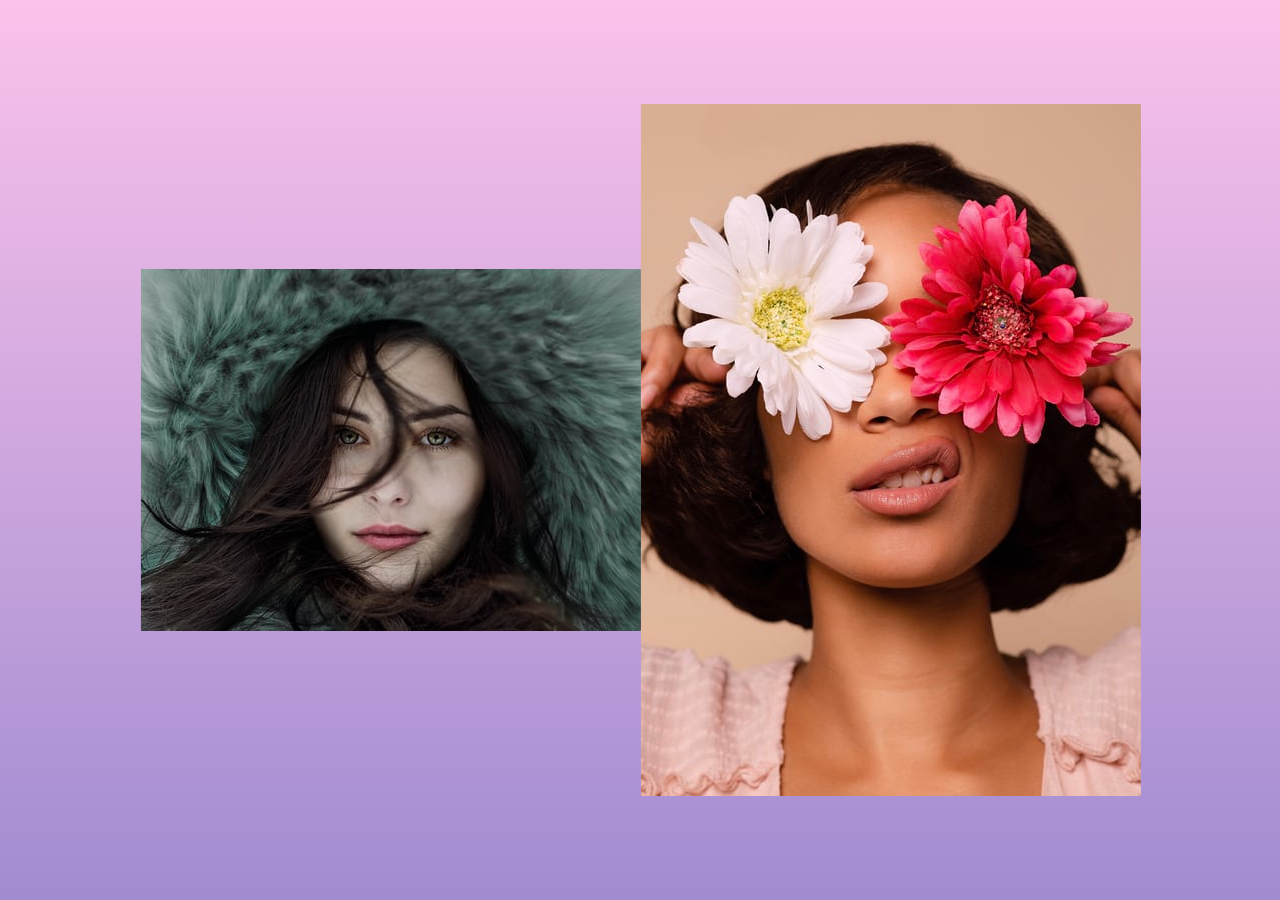
<file: index.html>
<!DOCTYPE html>
<html lang="en">
  <head>
    <meta charset="UTF-8" />
    <meta name="viewport" content="width=device-width, initial-scale=1.0" />
    <title>On Progress</title>
    <link rel="stylesheet" href="style.css" />
  </head>
  <body>
    <section>
      <img src="./img/person-0.jpg" alt="person-0" />
      <img src="./img/person-10.jpg" alt="person-10" />
    </section>
    <script src="https://cdnjs.cloudflare.com/ajax/libs/gsap/3.0.5/gsap.min.js"></script>
    <script src="app.js"></script>
    <script></script>

    <!-- TweenLite min .js -->
  </body>
</html>
</file>
<file: style.css>
* {
  padding: 0;
  margin: 0;
  box-sizing: border-box;
}
section {
  height: 100vh;
  display: flex;
  justify-content: center;
  align-items: center;
  background-image: linear-gradient(to top, #a18cd1 0%, #fbc2eb 100%);
  color: whitesmoke;
  position: relative;
  overflow: hidden;
}
</file>
